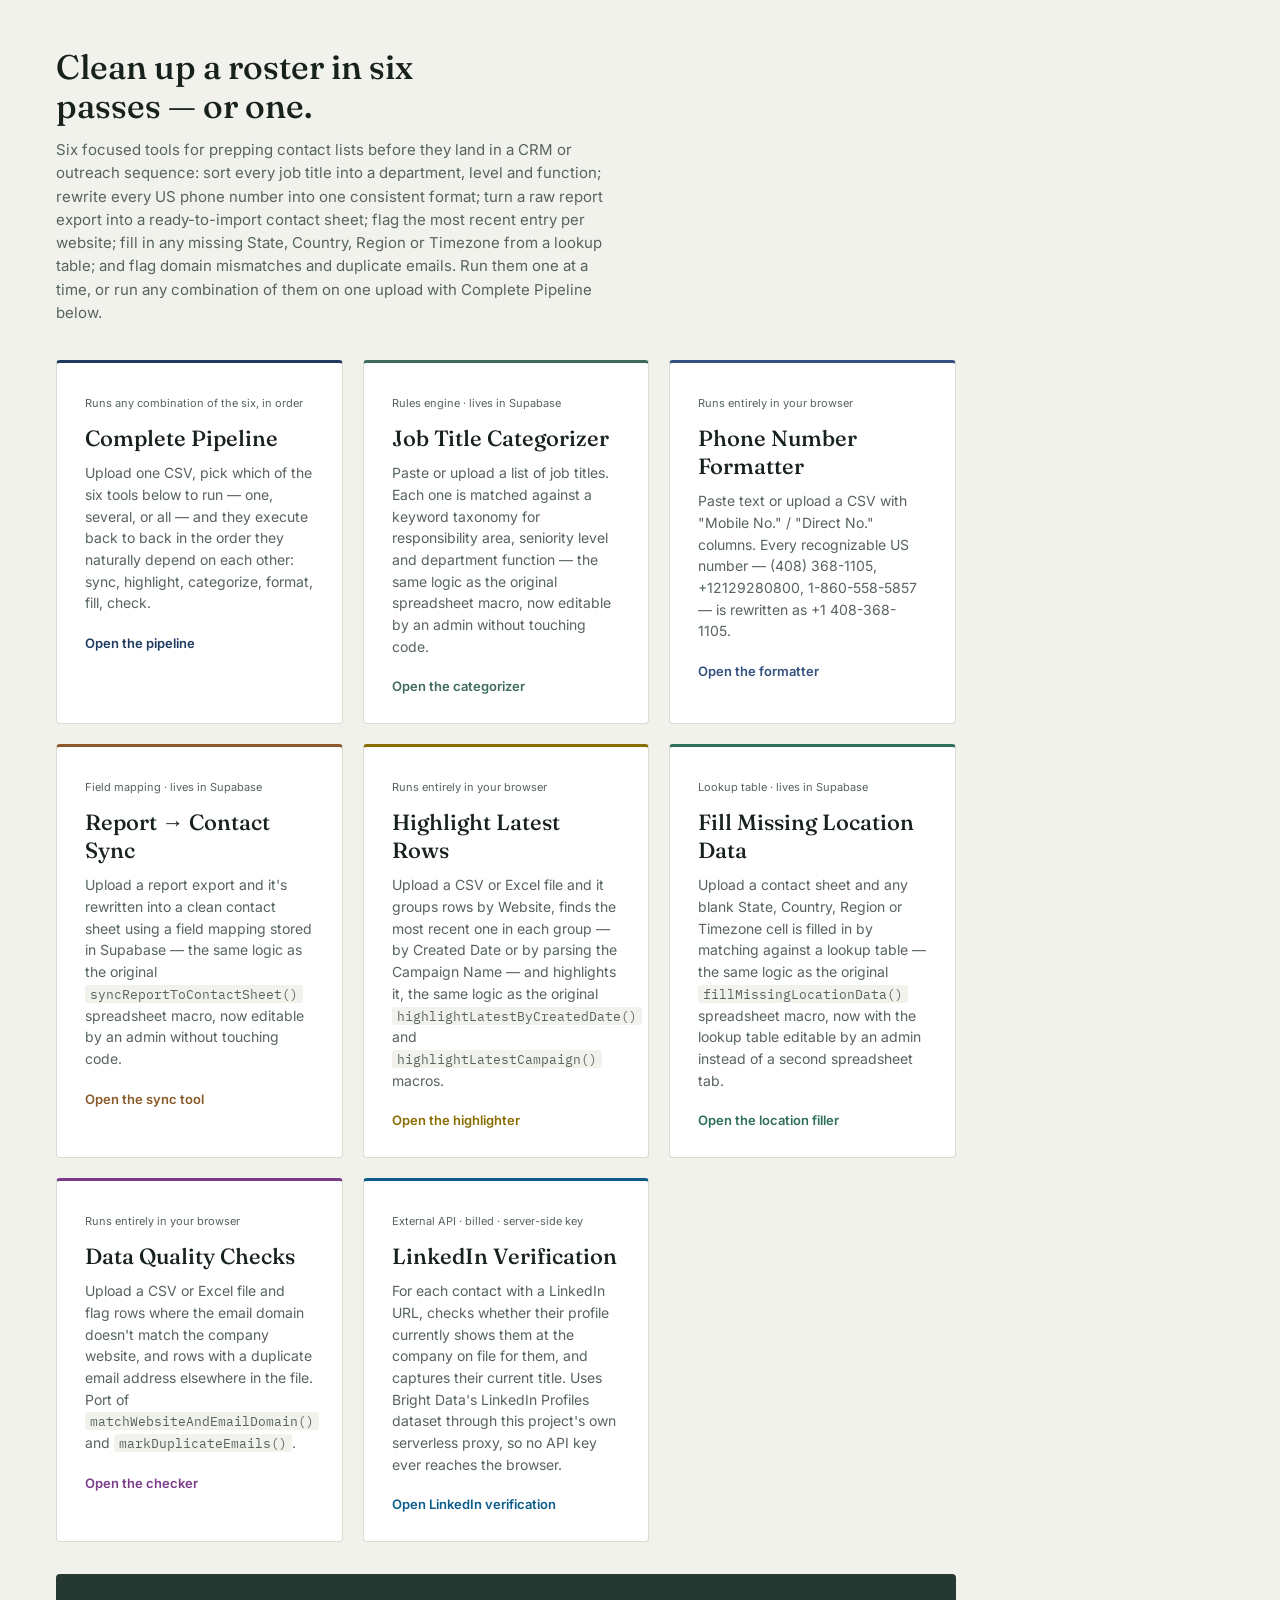
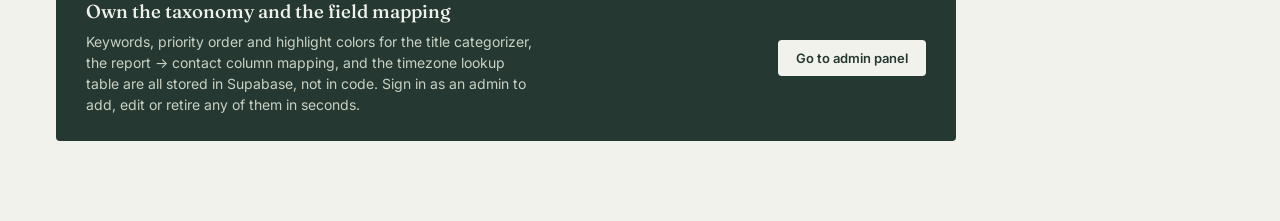
<file: index.html>
<!doctype html>
<html lang="en">
  <head>
    <meta charset="UTF-8" />
    <meta name="viewport" content="width=device-width, initial-scale=1.0" />
    <title>Roster Ops — Title & Phone Toolkit</title>
    <link rel="preconnect" href="https://fonts.googleapis.com" />
    <link rel="preconnect" href="https://fonts.gstatic.com" crossorigin />
    <link
      href="https://fonts.googleapis.com/css2?family=Fraunces:opsz,wght@9..144,400;9..144,500;9..144,600&family=Inter:wght@400;500;600;700&family=IBM+Plex+Mono:wght@500&display=swap"
      rel="stylesheet"
    />
    <link rel="stylesheet" href="css/styles.css" />
  </head>
  <body>
    <div class="app-shell">
      <div id="sidebar-root"></div>
      <main class="app-main">
        <div class="page">
          <header class="page-header">
            <h1 class="page-title">Clean up a roster in six passes — or one.</h1>
            <p class="page-lede">
              Six focused tools for prepping contact lists before they land in a CRM or
              outreach sequence: sort every job title into a department, level and function;
              rewrite every US phone number into one consistent format; turn a raw report
              export into a ready-to-import contact sheet; flag the most recent entry per
              website; fill in any missing State, Country, Region or Timezone from a lookup
              table; and flag domain mismatches and duplicate emails. Run them one at a time,
              or run any combination of them on one upload with Complete Pipeline below.
            </p>
          </header>

          <div class="tool-grid">
            <a href="complete-pipeline.html" class="tool-card tool-card--pipeline">
              <span class="tool-card-tag">Runs any combination of the six, in order</span>
              <h2>Complete Pipeline</h2>
              <p>
                Upload one CSV, pick which of the six tools below to run — one, several, or
                all — and they execute back to back in the order they naturally depend on
                each other: sync, highlight, categorize, format, fill, check.
              </p>
              <span class="tool-card-cta">Open the pipeline</span>
            </a>

            <a href="job-title-categorizer.html" class="tool-card tool-card--titles">
              <span class="tool-card-tag">Rules engine · lives in Supabase</span>
              <h2>Job Title Categorizer</h2>
              <p>
                Paste or upload a list of job titles. Each one is matched against a keyword
                taxonomy for responsibility area, seniority level and department function — the
                same logic as the original spreadsheet macro, now editable by an admin without
                touching code.
              </p>
              <span class="tool-card-cta">Open the categorizer</span>
            </a>

            <a href="phone-formatter.html" class="tool-card tool-card--phones">
              <span class="tool-card-tag">Runs entirely in your browser</span>
              <h2>Phone Number Formatter</h2>
              <p>
                Paste text or upload a CSV with "Mobile No." / "Direct No." columns. Every
                recognizable US number — (408) 368-1105, +12129280800, 1-860-558-5857 — is
                rewritten as +1 408-368-1105.
              </p>
              <span class="tool-card-cta">Open the formatter</span>
            </a>

            <a href="report-sync.html" class="tool-card tool-card--sync">
              <span class="tool-card-tag">Field mapping · lives in Supabase</span>
              <h2>Report → Contact Sync</h2>
              <p>
                Upload a report export and it's rewritten into a clean contact sheet using a
                field mapping stored in Supabase — the same logic as the original
                <code>syncReportToContactSheet()</code> spreadsheet macro, now editable by an
                admin without touching code.
              </p>
              <span class="tool-card-cta">Open the sync tool</span>
            </a>

            <a href="highlight-latest.html" class="tool-card tool-card--highlight">
              <span class="tool-card-tag">Runs entirely in your browser</span>
              <h2>Highlight Latest Rows</h2>
              <p>
                Upload a CSV or Excel file and it groups rows by Website, finds the most recent one in each
                group — by Created Date or by parsing the Campaign Name — and highlights it,
                the same logic as the original <code>highlightLatestByCreatedDate()</code> and
                <code>highlightLatestCampaign()</code> macros.
              </p>
              <span class="tool-card-cta">Open the highlighter</span>
            </a>

            <a href="location-fill.html" class="tool-card tool-card--timezone">
              <span class="tool-card-tag">Lookup table · lives in Supabase</span>
              <h2>Fill Missing Location Data</h2>
              <p>
                Upload a contact sheet and any blank State, Country, Region or Timezone cell
                is filled in by matching against a lookup table — the same logic as the
                original <code>fillMissingLocationData()</code> spreadsheet macro, now with
                the lookup table editable by an admin instead of a second spreadsheet tab.
              </p>
              <span class="tool-card-cta">Open the location filler</span>
            </a>

            <a href="data-quality.html" class="tool-card tool-card--quality">
              <span class="tool-card-tag">Runs entirely in your browser</span>
              <h2>Data Quality Checks</h2>
              <p>
                Upload a CSV or Excel file and flag rows where the email domain doesn't match the company
                website, and rows with a duplicate email address elsewhere in the file. Port
                of <code>matchWebsiteAndEmailDomain()</code> and
                <code>markDuplicateEmails()</code>.
              </p>
              <span class="tool-card-cta">Open the checker</span>
            </a>

            <a href="linkedin-verify.html" class="tool-card tool-card--linkedin">
              <span class="tool-card-tag">External API · billed · server-side key</span>
              <h2>LinkedIn Verification</h2>
              <p>
                For each contact with a LinkedIn URL, checks whether their profile currently
                shows them at the company on file for them, and captures their current title.
                Uses Bright Data's LinkedIn Profiles dataset through this project's own
                serverless proxy, so no API key ever reaches the browser.
              </p>
              <span class="tool-card-cta">Open LinkedIn verification</span>
            </a>
          </div>

          <section class="admin-callout">
            <div>
              <h3>Own the taxonomy and the field mapping</h3>
              <p>
                Keywords, priority order and highlight colors for the title categorizer, the
                report → contact column mapping, and the timezone lookup table are all stored
                in Supabase, not in code. Sign in as an admin to add, edit or retire any of
                them in seconds.
              </p>
            </div>
            <a href="admin-login.html" class="admin-callout-cta">Go to admin panel</a>
          </section>
        </div>
      </main>
    </div>

    <script type="module" src="js/pages/home.js"></script>
  </body>
</html>
</file>
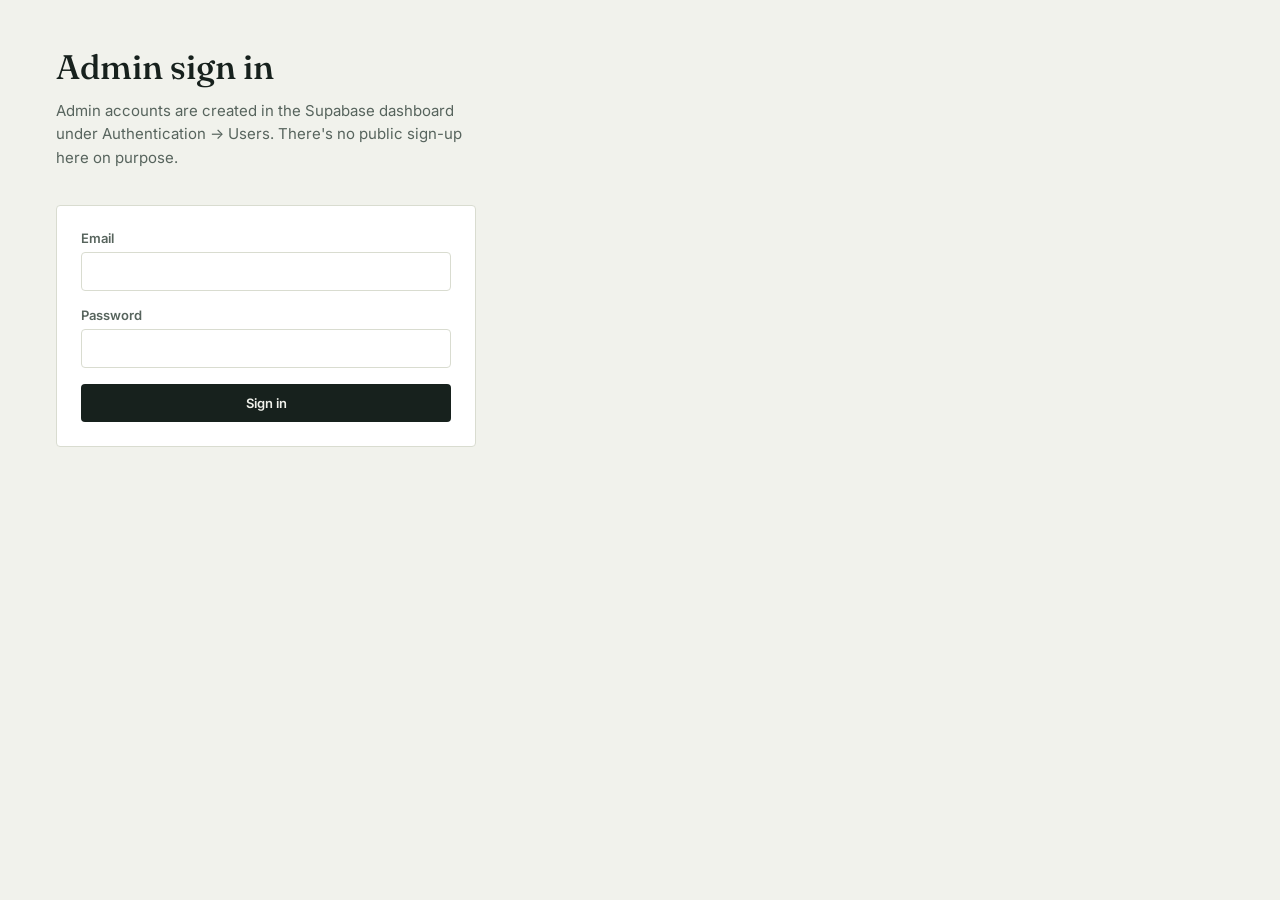
<file: admin-login.html>
<!doctype html>
<html lang="en">
  <head>
    <meta charset="UTF-8" />
    <meta name="viewport" content="width=device-width, initial-scale=1.0" />
    <title>Admin Sign In — Roster Ops</title>
    <link rel="preconnect" href="https://fonts.googleapis.com" />
    <link rel="preconnect" href="https://fonts.gstatic.com" crossorigin />
    <link
      href="https://fonts.googleapis.com/css2?family=Fraunces:opsz,wght@9..144,400;9..144,500;9..144,600&family=Inter:wght@400;500;600;700&family=IBM+Plex+Mono:wght@500&display=swap"
      rel="stylesheet"
    />
    <link rel="stylesheet" href="css/styles.css" />
  </head>
  <body>
    <div class="app-shell">
      <div id="sidebar-root"></div>
      <main class="app-main">
        <div class="page page--narrow">
          <header class="page-header">
            <h1 class="page-title">Admin sign in</h1>
            <p class="page-lede">
              Admin accounts are created in the Supabase dashboard under Authentication → Users.
              There's no public sign-up here on purpose.
            </p>
          </header>

          <div id="login-banner"></div>

          <form class="auth-form" id="login-form">
            <label class="field-label">
              Email
              <input class="field-input" type="email" id="email" required />
            </label>
            <label class="field-label">
              Password
              <input class="field-input" type="password" id="password" required />
            </label>
            <button class="btn-primary" type="submit" id="submit-btn">Sign in</button>
          </form>
        </div>
      </main>
    </div>

    <script type="module" src="js/pages/admin-login.js"></script>
  </body>
</html>
</file>
<file: css/styles.css>
:root {
  --ink: #17211d;
  --paper: #f1f2ec;
  --paper-raised: #ffffff;
  --slate: #263832;
  --slate-light: #33473f;
  --line: #d9dcd0;
  --accent-titles: #3e6b5b;
  --accent-titles-soft: #e4ede8;
  --accent-phones: #33507e;
  --accent-phones-soft: #e6ebf4;
  --accent-sync: #8a5a2b;
  --accent-sync-soft: #f3e8db;
  --accent-highlight: #8a6d00;
  --accent-highlight-soft: #fbf3d1;
  --accent-timezone: #2f6e5c;
  --accent-timezone-soft: #dcece7;
  --accent-quality: #7a3b8a;
  --accent-quality-soft: #efe1f4;
  --accent-pipeline: #1f3a5f;
  --accent-pipeline-soft: #dde6f0;
  --accent-linkedin: #0a5c8a;
  --accent-linkedin-soft: #dcebf3;
  --highlight-latest: #fff59d;
  --highlight-filled: #d9ead3;
  --highlight-architecture: #fff2cc;
  --highlight-others: #f8cece;
  --status-neutral: #e8e8e3;
  --text-muted: #57645d;
  --danger: #a23b2e;
  --font-display: "Fraunces", "Iowan Old Style", serif;
  --font-body: "Inter", system-ui, sans-serif;
  --font-mono: "IBM Plex Mono", monospace;
  --radius: 4px;
}

* {
  box-sizing: border-box;
}

html,
body,
#root {
  height: 100%;
}

body {
  margin: 0;
  font-family: var(--font-body);
  color: var(--ink);
  background: var(--paper);
  -webkit-font-smoothing: antialiased;
}

button,
input {
  font-family: inherit;
}

a {
  color: inherit;
}

/* ---------- shell ---------- */

.app-shell {
  display: flex;
  min-height: 100vh;
}

.sidebar {
  width: 248px;
  flex-shrink: 0;
  background: var(--slate);
  color: #eef1ea;
  display: flex;
  flex-direction: column;
  padding: 28px 20px;
  position: sticky;
  top: 0;
  height: 100vh;
}

.sidebar-brand {
  display: flex;
  align-items: center;
  gap: 12px;
  margin-bottom: 40px;
}

.sidebar-brand-mark {
  font-family: var(--font-display);
  font-size: 20px;
  font-weight: 600;
  background: var(--paper);
  color: var(--slate);
  width: 36px;
  height: 36px;
  border-radius: var(--radius);
  display: flex;
  align-items: center;
  justify-content: center;
}

.sidebar-brand-name {
  font-family: var(--font-display);
  font-size: 16px;
  line-height: 1.2;
}

.sidebar-brand-sub {
  font-size: 12px;
  color: #b7c2ba;
}

.sidebar-nav {
  display: flex;
  flex-direction: column;
  gap: 2px;
}

.sidebar-link {
  display: block;
  padding: 10px 12px;
  border-radius: var(--radius);
  text-decoration: none;
  color: #d8ddd3;
  font-size: 14px;
  transition: background 0.15s ease;
}

.sidebar-link:hover {
  background: var(--slate-light);
}

.sidebar-link.is-active {
  background: var(--slate-light);
  color: #ffffff;
  font-weight: 600;
}

.sidebar-admin {
  margin-top: auto;
  padding-top: 20px;
  border-top: 1px solid rgba(255, 255, 255, 0.12);
}

.sidebar-admin-label {
  font-size: 11px;
  letter-spacing: 0.04em;
  color: #8fa094;
  margin-bottom: 8px;
}

.sidebar-signout {
  width: 100%;
  text-align: left;
  background: none;
  border: none;
  color: #b7c2ba;
  font-size: 12px;
  padding: 8px 12px;
  cursor: pointer;
}

.sidebar-signout:hover {
  color: #ffffff;
}

.app-main {
  flex: 1;
  padding: 48px 56px 80px;
  max-width: 1100px;
}

/* ---------- page ---------- */

.page {
  max-width: 900px;
}

.page--narrow {
  max-width: 420px;
}

.page-header {
  margin-bottom: 36px;
}

.page-title {
  font-family: var(--font-display);
  font-size: 34px;
  font-weight: 500;
  margin: 0 0 12px;
  line-height: 1.15;
  max-width: 20ch;
}

.page-lede {
  font-size: 15px;
  color: var(--text-muted);
  max-width: 62ch;
  line-height: 1.55;
  margin: 0;
}

.page-loading {
  padding: 48px;
  color: var(--text-muted);
}

/* ---------- home ---------- */

.tool-grid {
  display: grid;
  grid-template-columns: repeat(auto-fit, minmax(260px, 1fr));
  gap: 20px;
  margin-bottom: 32px;
}

.tool-card {
  display: block;
  padding: 28px;
  border-radius: var(--radius);
  text-decoration: none;
  color: var(--ink);
  border: 1px solid var(--line);
  background: var(--paper-raised);
  transition: border-color 0.15s ease, transform 0.15s ease;
}

.tool-card:hover {
  transform: translateY(-2px);
}

.tool-card--titles {
  border-top: 3px solid var(--accent-titles);
}

.tool-card--phones {
  border-top: 3px solid var(--accent-phones);
}

.tool-card--sync {
  border-top: 3px solid var(--accent-sync);
}

.tool-card--highlight {
  border-top: 3px solid var(--accent-highlight);
}

.tool-card--timezone {
  border-top: 3px solid var(--accent-timezone);
}

.tool-card--quality {
  border-top: 3px solid var(--accent-quality);
}

.tool-card--pipeline {
  border-top: 3px solid var(--accent-pipeline);
}

.tool-card--linkedin {
  border-top: 3px solid var(--accent-linkedin);
}

.tool-card-tag {
  display: inline-block;
  font-size: 11px;
  color: var(--text-muted);
  margin-bottom: 14px;
}

.tool-card h2 {
  font-family: var(--font-display);
  font-size: 22px;
  font-weight: 500;
  margin: 0 0 10px;
}

.tool-card p {
  font-size: 14px;
  color: var(--text-muted);
  line-height: 1.55;
  margin: 0 0 18px;
}

.tool-card-cta {
  font-size: 13px;
  font-weight: 600;
}

.tool-card--titles .tool-card-cta {
  color: var(--accent-titles);
}

.tool-card--phones .tool-card-cta {
  color: var(--accent-phones);
}

.tool-card--sync .tool-card-cta {
  color: var(--accent-sync);
}

.tool-card--highlight .tool-card-cta {
  color: var(--accent-highlight);
}

.tool-card--timezone .tool-card-cta {
  color: var(--accent-timezone);
}

.tool-card--quality .tool-card-cta {
  color: var(--accent-quality);
}

.tool-card--pipeline .tool-card-cta {
  color: var(--accent-pipeline);
}

.tool-card--linkedin .tool-card-cta {
  color: var(--accent-linkedin);
}

.tool-card code {
  font-family: var(--font-mono);
  font-size: 0.9em;
  background: var(--paper);
  padding: 1px 5px;
  border-radius: 3px;
}

.admin-callout {
  display: flex;
  align-items: center;
  justify-content: space-between;
  gap: 24px;
  background: var(--slate);
  color: #eef1ea;
  padding: 26px 30px;
  border-radius: var(--radius);
}

.admin-callout h3 {
  font-family: var(--font-display);
  font-weight: 500;
  margin: 0 0 8px;
}

.admin-callout p {
  margin: 0;
  font-size: 14px;
  color: #c8d1c3;
  max-width: 50ch;
  line-height: 1.5;
}

.admin-callout-cta {
  flex-shrink: 0;
  background: var(--paper);
  color: var(--slate);
  padding: 10px 18px;
  border-radius: var(--radius);
  text-decoration: none;
  font-size: 13px;
  font-weight: 600;
  white-space: nowrap;
}

/* ---------- tool panel ---------- */

.tool-panel {
  background: var(--paper-raised);
  border: 1px solid var(--line);
  border-radius: var(--radius);
  padding: 24px;
  margin-bottom: 28px;
}

.field-row {
  display: flex;
  align-items: center;
  gap: 12px;
  margin-bottom: 14px;
}

.upload-button {
  display: inline-block;
  padding: 9px 16px;
  border: 1px solid var(--ink);
  border-radius: var(--radius);
  font-size: 13px;
  font-weight: 600;
  cursor: pointer;
}

.upload-button:hover {
  background: var(--ink);
  color: var(--paper);
}

.textarea {
  width: 100%;
  border: 1px solid var(--line);
  border-radius: var(--radius);
  padding: 14px;
  font-family: var(--font-mono);
  font-size: 13px;
  line-height: 1.6;
  resize: vertical;
  margin-bottom: 16px;
}

.hint {
  font-size: 13px;
  color: var(--text-muted);
  margin: 0 0 16px;
}

.config-grid {
  display: grid;
  grid-template-columns: repeat(auto-fit, minmax(200px, 1fr));
  gap: 16px;
  margin: 4px 0 18px;
}

.field-group {
  display: flex;
  flex-direction: column;
  gap: 6px;
}

.field-group-label {
  font-size: 12px;
  font-weight: 600;
  text-transform: uppercase;
  letter-spacing: 0.04em;
  color: var(--text-muted);
}

.select-input {
  border: 1px solid var(--line);
  border-radius: var(--radius);
  padding: 8px 10px;
  font-family: var(--font-body);
  font-size: 13px;
  background: var(--paper-raised);
  color: var(--ink);
}

.radio-group {
  display: flex;
  flex-wrap: wrap;
  gap: 16px;
}

.radio-option {
  display: flex;
  align-items: center;
  gap: 6px;
  font-size: 13px;
  cursor: pointer;
}

.radio-option input {
  accent-color: var(--ink);
}

.mode-panel {
  border-top: 1px dashed var(--line);
  padding-top: 16px;
  margin-top: 4px;
}

/* Complete Pipeline tool */

.pipeline-steps {
  display: flex;
  flex-direction: column;
  gap: 12px;
  margin-bottom: 20px;
}

.pipeline-step {
  border: 1px solid var(--line);
  border-radius: var(--radius);
  padding: 16px 18px;
  background: var(--paper-raised);
}

.pipeline-step-header {
  display: flex;
  align-items: flex-start;
  gap: 12px;
}

.pipeline-step-index {
  flex: 0 0 24px;
  height: 24px;
  border-radius: 50%;
  border: 1px solid var(--ink);
  font-size: 12px;
  font-weight: 700;
  display: flex;
  align-items: center;
  justify-content: center;
  margin-top: 1px;
}

.pipeline-step-toggle {
  display: flex;
  gap: 10px;
  flex: 1;
  cursor: pointer;
}

.pipeline-step-toggle input[type="checkbox"] {
  margin-top: 3px;
  accent-color: var(--ink);
}

.pipeline-step-title {
  font-weight: 600;
  font-size: 15px;
}

.pipeline-step-desc {
  font-size: 13px;
  color: var(--text-muted);
  margin: 2px 0 0;
}

.pipeline-step-config {
  display: none;
  margin: 14px 0 0 36px;
  padding-top: 14px;
  border-top: 1px dashed var(--line);
}

.pipeline-step.is-selected .pipeline-step-config {
  display: block;
}

.pipeline-step:not(.is-selected) {
  opacity: 0.6;
}

.pipeline-log {
  list-style: none;
  padding: 0;
  margin: 0;
  display: flex;
  flex-direction: column;
  gap: 10px;
}

.pipeline-log-item {
  display: flex;
  gap: 10px;
  align-items: flex-start;
  font-size: 13px;
  padding: 10px 12px;
  border: 1px solid var(--line);
  border-radius: var(--radius);
  background: var(--paper-raised);
}

.pipeline-log-status {
  flex: 0 0 20px;
  text-align: center;
  font-weight: 700;
}

.pipeline-log-status.is-running {
  color: var(--accent-titles);
}

.pipeline-log-status.is-done {
  color: var(--accent-timezone);
}

.pipeline-log-label {
  font-weight: 600;
}

.pipeline-log-summary {
  color: var(--text-muted);
  margin-top: 2px;
}

.pipeline-log-warning {
  color: var(--danger);
  margin-top: 2px;
}

/* LinkedIn Verification tool */

.consent-box {
  background: var(--accent-highlight-soft);
  border: 1px solid var(--accent-highlight);
  border-radius: var(--radius);
  padding: 16px 18px;
  margin-bottom: 18px;
}

.consent-box p {
  margin: 0 0 10px;
  font-size: 13px;
  line-height: 1.6;
}

.consent-box p:last-of-type {
  margin-bottom: 0;
}

.consent-box .radio-option {
  font-weight: 600;
  margin-top: 12px;
}

.stat-row {
  display: flex;
  gap: 20px;
  flex-wrap: wrap;
  margin: 4px 0 18px;
}

.stat-pill {
  font-size: 13px;
  padding: 6px 12px;
  border-radius: 999px;
  border: 1px solid var(--line);
  background: var(--paper-raised);
}

.btn-primary,
.btn-secondary,
.btn-ghost {
  border-radius: var(--radius);
  border: 1px solid transparent;
  padding: 10px 18px;
  font-size: 13px;
  font-weight: 600;
  cursor: pointer;
}

.btn-primary {
  background: var(--ink);
  color: var(--paper);
}

.btn-primary:disabled {
  opacity: 0.5;
  cursor: default;
}

.btn-secondary {
  background: transparent;
  border-color: var(--ink);
  color: var(--ink);
}

.btn-ghost {
  background: transparent;
  border-color: var(--line);
  color: var(--text-muted);
}

.btn-small {
  padding: 6px 12px;
  font-size: 12px;
}

/* ---------- results / tables ---------- */

.results-block {
  margin-top: 8px;
}

.results-header {
  display: flex;
  align-items: center;
  justify-content: space-between;
  margin-bottom: 14px;
}

.results-header-actions {
  display: flex;
  align-items: center;
  gap: 10px;
}

.results-header h2 {
  font-family: var(--font-display);
  font-weight: 500;
  font-size: 18px;
  margin: 0;
}

.data-table {
  width: 100%;
  border-collapse: collapse;
  font-size: 13px;
  background: var(--paper-raised);
  border: 1px solid var(--line);
}

.data-table th,
.data-table td {
  text-align: left;
  padding: 9px 12px;
  border-bottom: 1px solid var(--line);
}

.data-table th {
  font-weight: 600;
  color: var(--text-muted);
  font-size: 12px;
  border-bottom: 1px solid var(--ink);
}

.cell-mono {
  font-family: var(--font-mono);
}

.row-highlight-architecture td {
  background: var(--highlight-architecture);
}

.row-highlight-others td {
  background: var(--highlight-others);
}

.row-highlight-latest td {
  background: var(--highlight-latest);
}

td.cell-filled {
  background: var(--highlight-filled);
}

td.status-good {
  background: var(--highlight-filled);
}

td.status-bad {
  background: var(--highlight-others);
}

td.status-neutral {
  background: var(--status-neutral);
  color: var(--text-muted);
}

/* ---------- progress bar ---------- */

.progress-wrap {
  margin: 0 0 16px;
}

.progress-label {
  display: flex;
  justify-content: space-between;
  font-size: 12px;
  color: var(--text-muted);
  margin-bottom: 6px;
  font-family: var(--font-mono);
}

.progress-track {
  width: 100%;
  height: 8px;
  border-radius: 999px;
  background: var(--line);
  overflow: hidden;
}

.progress-fill {
  height: 100%;
  width: 0%;
  background: var(--accent-titles);
  transition: width 0.12s ease-out;
}

.table-note {
  font-size: 12px;
  color: var(--text-muted);
  margin: 10px 0 0;
}

/* ---------- banners ---------- */

.banner {
  padding: 12px 16px;
  border-radius: var(--radius);
  font-size: 13px;
  margin-bottom: 12px;
  background: var(--accent-titles-soft);
  color: var(--ink);
  border: 1px solid var(--line);
}

.banner:last-child {
  margin-bottom: 20px;
}

.banner a {
  color: inherit;
  font-weight: 600;
  text-decoration: underline;
}

.banner--error {
  background: #fbe7e3;
  color: var(--danger);
  border: 1px solid #e6b6ac;
}

/* ---------- auth ---------- */

.auth-form {
  display: flex;
  flex-direction: column;
  gap: 16px;
  background: var(--paper-raised);
  border: 1px solid var(--line);
  border-radius: var(--radius);
  padding: 24px;
}

.field-label {
  display: flex;
  flex-direction: column;
  gap: 6px;
  font-size: 13px;
  font-weight: 600;
  color: var(--text-muted);
}

.field-input {
  border: 1px solid var(--line);
  border-radius: var(--radius);
  padding: 10px 12px;
  font-size: 14px;
  font-weight: 400;
  color: var(--ink);
}

/* ---------- admin rules ---------- */

.rule-section {
  margin-bottom: 40px;
}

.rule-section h2 {
  font-family: var(--font-display);
  font-weight: 500;
  font-size: 18px;
  margin: 0 0 14px;
}

.rule-table td {
  vertical-align: middle;
}

.cell-input {
  width: 100%;
  border: 1px solid transparent;
  background: transparent;
  padding: 6px 8px;
  border-radius: var(--radius);
  font-size: 13px;
  color: var(--ink);
}

.cell-input:hover,
.cell-input:focus {
  border-color: var(--line);
  background: var(--paper);
  outline: none;
}

.cell-input--narrow {
  width: 60px;
}

.rule-actions {
  display: flex;
  gap: 6px;
}

.row-inactive {
  opacity: 0.5;
}

.row-new {
  background: var(--accent-titles-soft);
}

@media (max-width: 860px) {
  .app-shell {
    flex-direction: column;
  }
  .sidebar {
    width: 100%;
    height: auto;
    position: static;
  }
  .app-main {
    padding: 32px 20px 60px;
  }
  .tool-grid {
    grid-template-columns: 1fr;
  }
  .admin-callout {
    flex-direction: column;
    align-items: flex-start;
  }
}
/* LinkedIn manual browser check */

.manual-card {
  border: 1px solid var(--line);
  border-radius: var(--radius);
  background: var(--paper-raised);
  padding: 16px 18px;
  display: flex;
  flex-direction: column;
  gap: 12px;
}

.manual-card-meta {
  font-size: 12px;
  color: var(--text-muted);
}

.manual-card-account {
  font-size: 15px;
  font-weight: 600;
}

.manual-card-url {
  font-size: 12px;
  word-break: break-all;
}

.manual-actions {
  display: flex;
  flex-wrap: wrap;
  gap: 8px;
}

.manual-fields {
  display: grid;
  grid-template-columns: repeat(auto-fit, minmax(200px, 1fr));
  gap: 10px;
}

.manual-fields input {
  border: 1px solid var(--line);
  border-radius: var(--radius);
  padding: 8px 10px;
  font-size: 13px;
  background: var(--paper);
  color: var(--ink);
}

.manual-decision {
  font-size: 12px;
  font-weight: 600;
}
</file>
